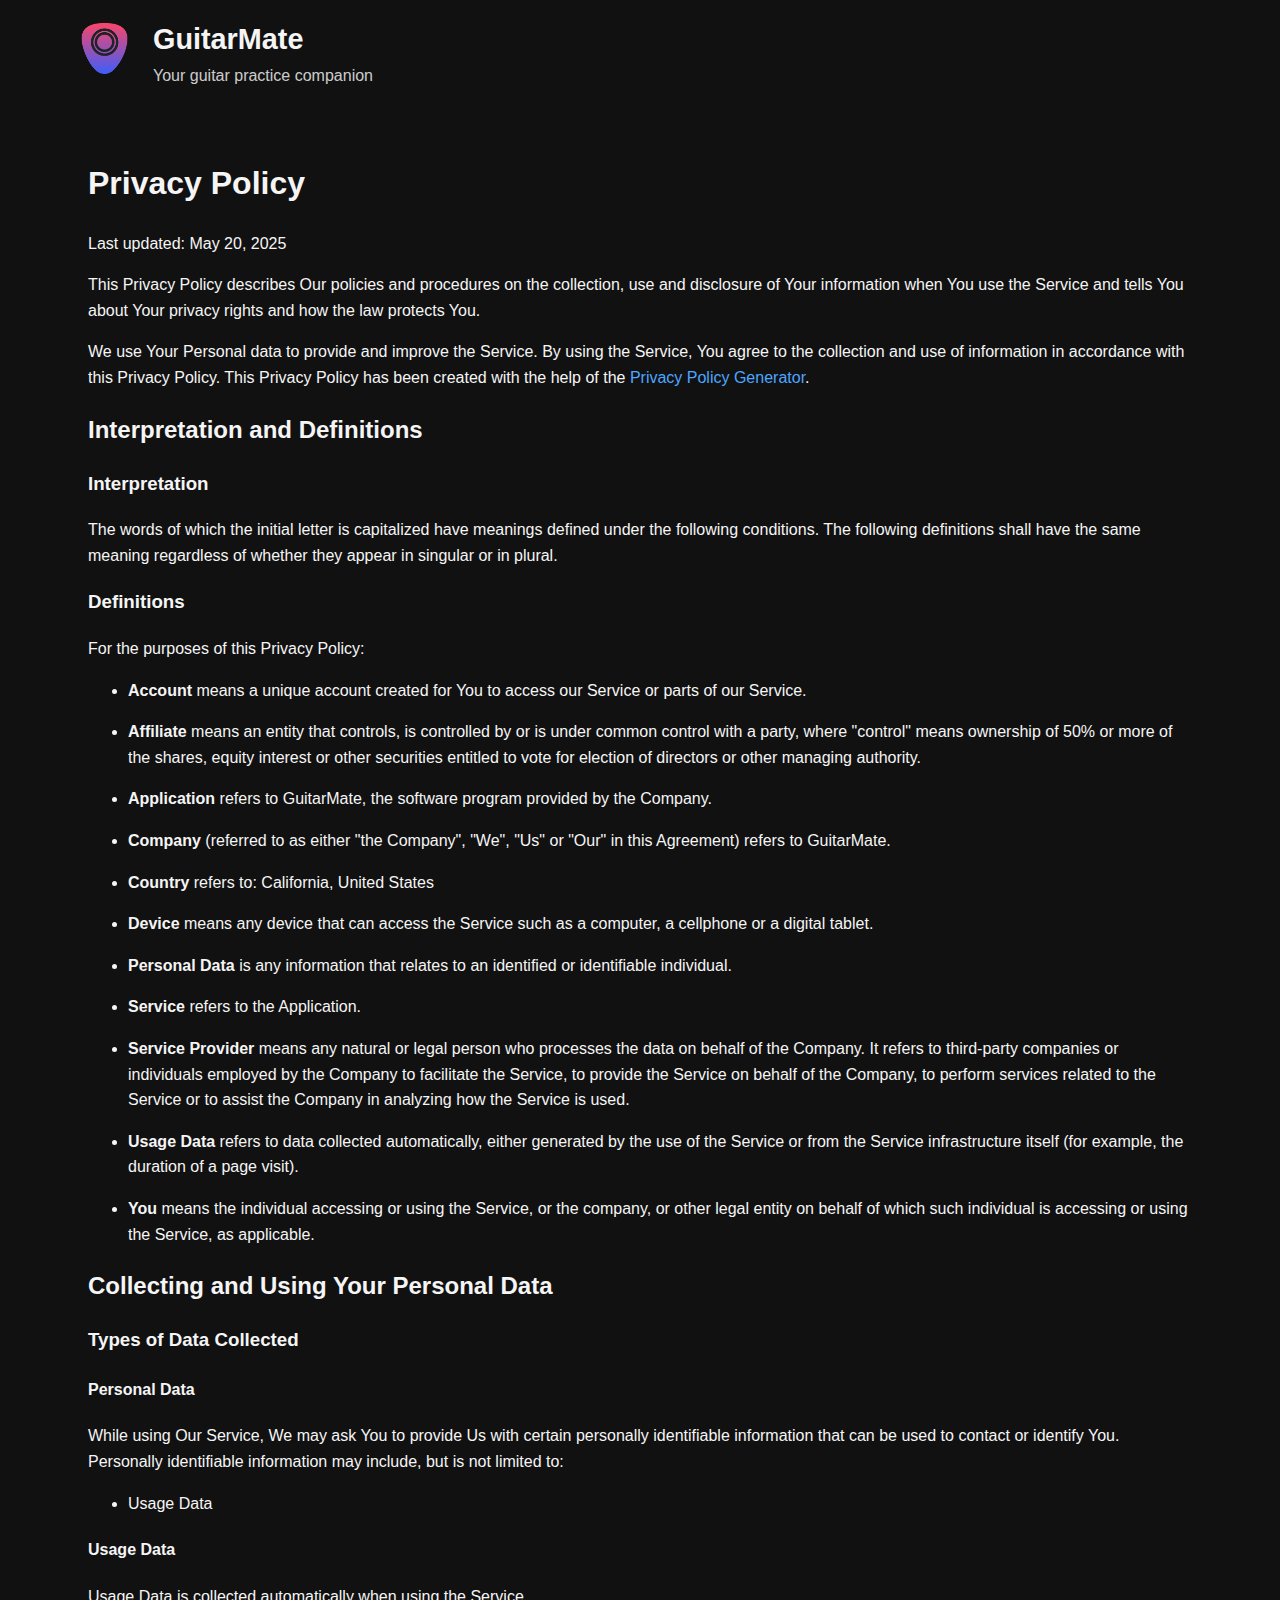
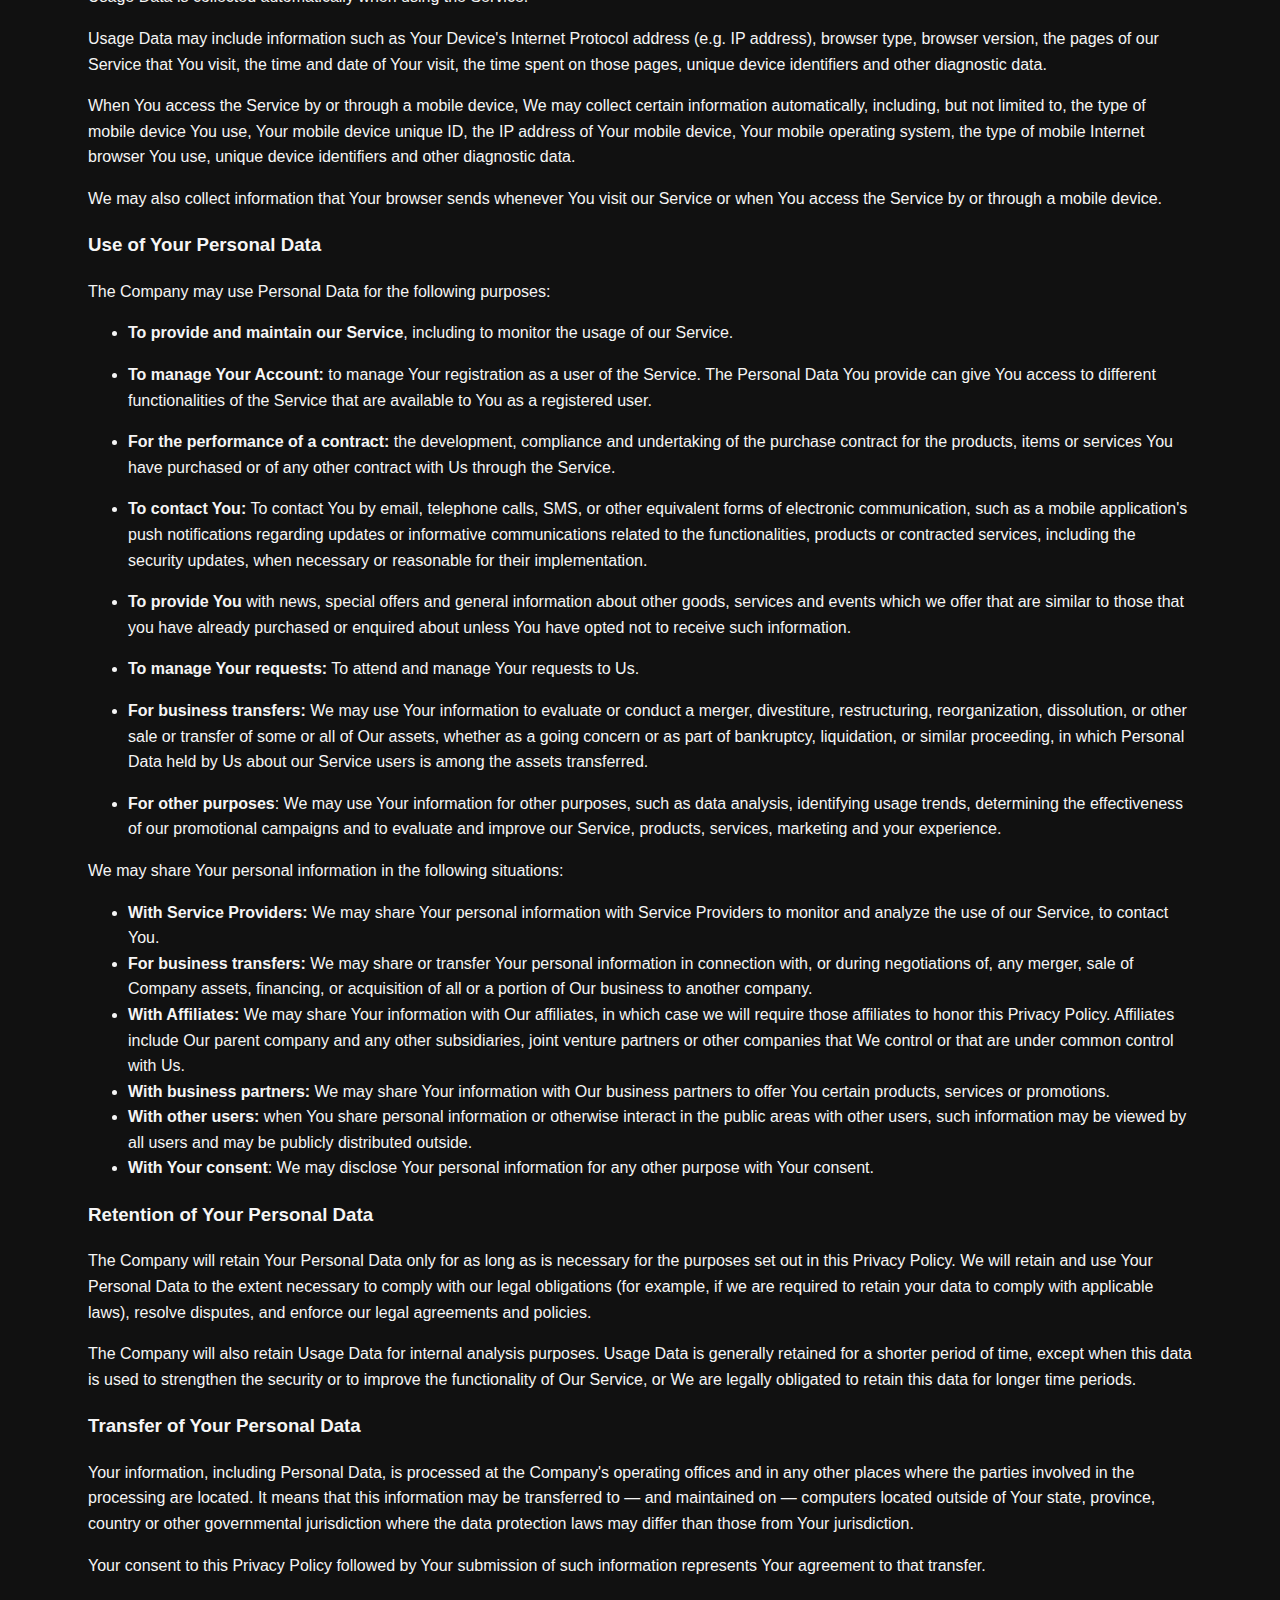
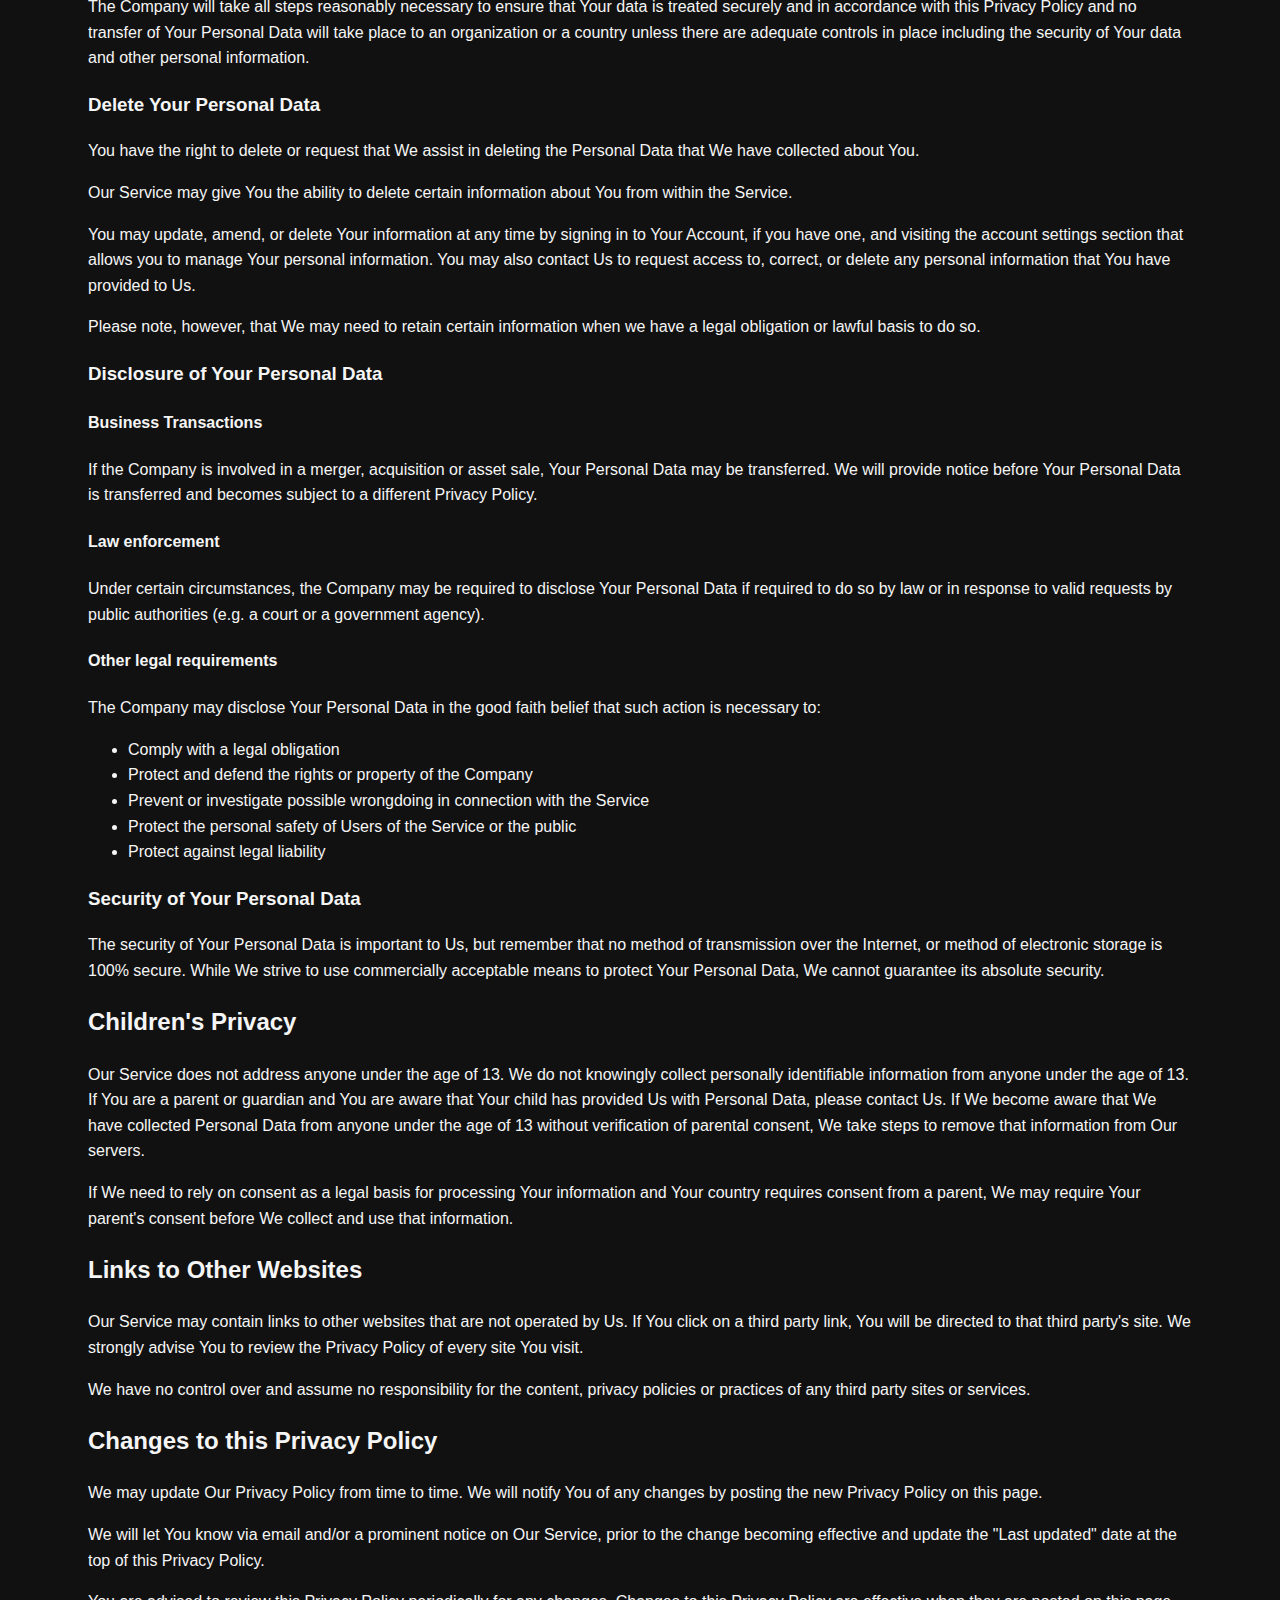
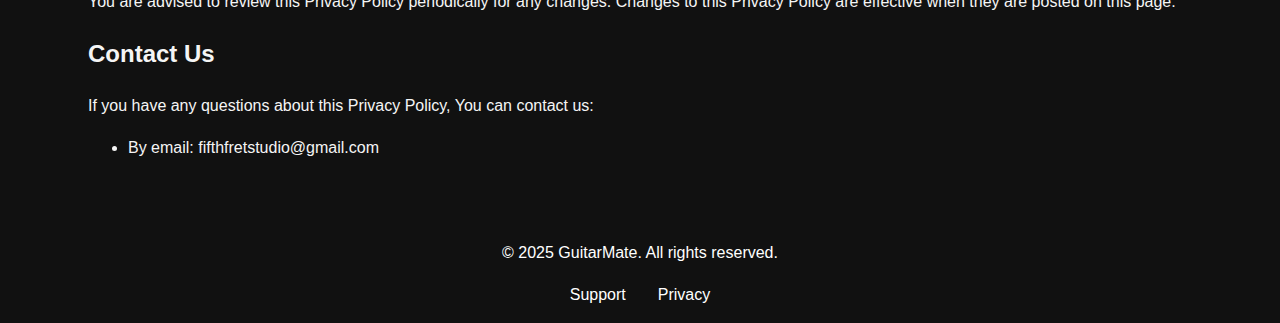
<file: privacy.html>
<!DOCTYPE html>
<html lang="en">
<head>
    <meta charset="UTF-8">
    <meta name="viewport" content="width=device-width, initial-scale=1.0">
    <title>GuitarMate - iOS App Privacy Policy</title>
    <link rel="icon" href="assets/logo.png" type="image/png">
    <link rel="apple-touch-icon" href="assets/logo.png">
    <link rel="stylesheet" href="styles.css">
</head>
<!-- Google tag (gtag.js) -->
<script async src="https://www.googletagmanager.com/gtag/js?id=G-FJ06EKFJV9"></script>
<script>
  window.dataLayer = window.dataLayer || [];
  function gtag(){dataLayer.push(arguments);}
  gtag('js', new Date());

  gtag('config', 'G-FJ06EKFJV9');
</script>
<body>
    <nav class="main-nav">
        <div class="nav-container">
            <div class="nav-brand">
                <a href="index.html"><img src="assets/logo.png" alt="GuitarMate Logo" class="logo"></a>
                <a href="index.html" class="brand-text">
                    <h1>GuitarMate</h1>
                    <p>Your guitar practice companion</p>
                </a>
            </div>
        </div>
    </nav>
    <main>
        <section class="content-section">
            <h1>Privacy Policy</h1>
            <p>Last updated: May 20, 2025</p>
            <p>This Privacy Policy describes Our policies and procedures on the collection, use and disclosure of Your information when You use the Service and tells You about Your privacy rights and how the law protects You.</p>
            <p>We use Your Personal data to provide and improve the Service. By using the Service, You agree to the collection and use of information in accordance with this Privacy Policy. This Privacy Policy has been created with the help of the <a href="https://www.termsfeed.com/privacy-policy-generator/" target="_blank">Privacy Policy Generator</a>.</p>
            <h2>Interpretation and Definitions</h2>
            <h3>Interpretation</h3>
            <p>The words of which the initial letter is capitalized have meanings defined under the following conditions. The following definitions shall have the same meaning regardless of whether they appear in singular or in plural.</p>
            <h3>Definitions</h3>
            <p>For the purposes of this Privacy Policy:</p>
            <ul>
                <li>
                <p><strong>Account</strong> means a unique account created for You to access our Service or parts of our Service.</p>
                </li>
                <li>
                <p><strong>Affiliate</strong> means an entity that controls, is controlled by or is under common control with a party, where "control" means ownership of 50% or more of the shares, equity interest or other securities entitled to vote for election of directors or other managing authority.</p>
                </li>
                <li>
                <p><strong>Application</strong> refers to GuitarMate, the software program provided by the Company.</p>
                </li>
                <li>
                <p><strong>Company</strong> (referred to as either "the Company", "We", "Us" or "Our" in this Agreement) refers to GuitarMate.</p>
                </li>
                <li>
                <p><strong>Country</strong> refers to: California,  United States</p>
                </li>
                <li>
                <p><strong>Device</strong> means any device that can access the Service such as a computer, a cellphone or a digital tablet.</p>
                </li>
                <li>
                <p><strong>Personal Data</strong> is any information that relates to an identified or identifiable individual.</p>
                </li>
                <li>
                <p><strong>Service</strong> refers to the Application.</p>
                </li>
                <li>
                <p><strong>Service Provider</strong> means any natural or legal person who processes the data on behalf of the Company. It refers to third-party companies or individuals employed by the Company to facilitate the Service, to provide the Service on behalf of the Company, to perform services related to the Service or to assist the Company in analyzing how the Service is used.</p>
                </li>
                <li>
                <p><strong>Usage Data</strong> refers to data collected automatically, either generated by the use of the Service or from the Service infrastructure itself (for example, the duration of a page visit).</p>
                </li>
                <li>
                <p><strong>You</strong> means the individual accessing or using the Service, or the company, or other legal entity on behalf of which such individual is accessing or using the Service, as applicable.</p>
                </li>
            </ul>
            <h2>Collecting and Using Your Personal Data</h2>
            <h3>Types of Data Collected</h3>
            <h4>Personal Data</h4>
            <p>While using Our Service, We may ask You to provide Us with certain personally identifiable information that can be used to contact or identify You. Personally identifiable information may include, but is not limited to:</p>
            <ul>
                <li>Usage Data</li>
            </ul>
            <h4>Usage Data</h4>
            <p>Usage Data is collected automatically when using the Service.</p>
            <p>Usage Data may include information such as Your Device's Internet Protocol address (e.g. IP address), browser type, browser version, the pages of our Service that You visit, the time and date of Your visit, the time spent on those pages, unique device identifiers and other diagnostic data.</p>
            <p>When You access the Service by or through a mobile device, We may collect certain information automatically, including, but not limited to, the type of mobile device You use, Your mobile device unique ID, the IP address of Your mobile device, Your mobile operating system, the type of mobile Internet browser You use, unique device identifiers and other diagnostic data.</p>
            <p>We may also collect information that Your browser sends whenever You visit our Service or when You access the Service by or through a mobile device.</p>
            <h3>Use of Your Personal Data</h3>
            <p>The Company may use Personal Data for the following purposes:</p>
            <ul>
                <li>
                <p><strong>To provide and maintain our Service</strong>, including to monitor the usage of our Service.</p>
                </li>
                <li>
                <p><strong>To manage Your Account:</strong> to manage Your registration as a user of the Service. The Personal Data You provide can give You access to different functionalities of the Service that are available to You as a registered user.</p>
                </li>
                <li>
                <p><strong>For the performance of a contract:</strong> the development, compliance and undertaking of the purchase contract for the products, items or services You have purchased or of any other contract with Us through the Service.</p>
                </li>
                <li>
                <p><strong>To contact You:</strong> To contact You by email, telephone calls, SMS, or other equivalent forms of electronic communication, such as a mobile application's push notifications regarding updates or informative communications related to the functionalities, products or contracted services, including the security updates, when necessary or reasonable for their implementation.</p>
                </li>
                <li>
                <p><strong>To provide You</strong> with news, special offers and general information about other goods, services and events which we offer that are similar to those that you have already purchased or enquired about unless You have opted not to receive such information.</p>
                </li>
                <li>
                <p><strong>To manage Your requests:</strong> To attend and manage Your requests to Us.</p>
                </li>
                <li>
                <p><strong>For business transfers:</strong> We may use Your information to evaluate or conduct a merger, divestiture, restructuring, reorganization, dissolution, or other sale or transfer of some or all of Our assets, whether as a going concern or as part of bankruptcy, liquidation, or similar proceeding, in which Personal Data held by Us about our Service users is among the assets transferred.</p>
                </li>
                <li>
                <p><strong>For other purposes</strong>: We may use Your information for other purposes, such as data analysis, identifying usage trends, determining the effectiveness of our promotional campaigns and to evaluate and improve our Service, products, services, marketing and your experience.</p>
                </li>
            </ul>
            <p>We may share Your personal information in the following situations:</p>
            <ul>
                <li><strong>With Service Providers:</strong> We may share Your personal information with Service Providers to monitor and analyze the use of our Service,  to contact You.</li>
                <li><strong>For business transfers:</strong> We may share or transfer Your personal information in connection with, or during negotiations of, any merger, sale of Company assets, financing, or acquisition of all or a portion of Our business to another company.</li>
                <li><strong>With Affiliates:</strong> We may share Your information with Our affiliates, in which case we will require those affiliates to honor this Privacy Policy. Affiliates include Our parent company and any other subsidiaries, joint venture partners or other companies that We control or that are under common control with Us.</li>
                <li><strong>With business partners:</strong> We may share Your information with Our business partners to offer You certain products, services or promotions.</li>
                <li><strong>With other users:</strong> when You share personal information or otherwise interact in the public areas with other users, such information may be viewed by all users and may be publicly distributed outside.</li>
                <li><strong>With Your consent</strong>: We may disclose Your personal information for any other purpose with Your consent.</li>
            </ul>
            <h3>Retention of Your Personal Data</h3>
            <p>The Company will retain Your Personal Data only for as long as is necessary for the purposes set out in this Privacy Policy. We will retain and use Your Personal Data to the extent necessary to comply with our legal obligations (for example, if we are required to retain your data to comply with applicable laws), resolve disputes, and enforce our legal agreements and policies.</p>
            <p>The Company will also retain Usage Data for internal analysis purposes. Usage Data is generally retained for a shorter period of time, except when this data is used to strengthen the security or to improve the functionality of Our Service, or We are legally obligated to retain this data for longer time periods.</p>
            <h3>Transfer of Your Personal Data</h3>
            <p>Your information, including Personal Data, is processed at the Company's operating offices and in any other places where the parties involved in the processing are located. It means that this information may be transferred to — and maintained on — computers located outside of Your state, province, country or other governmental jurisdiction where the data protection laws may differ than those from Your jurisdiction.</p>
            <p>Your consent to this Privacy Policy followed by Your submission of such information represents Your agreement to that transfer.</p>
            <p>The Company will take all steps reasonably necessary to ensure that Your data is treated securely and in accordance with this Privacy Policy and no transfer of Your Personal Data will take place to an organization or a country unless there are adequate controls in place including the security of Your data and other personal information.</p>
            <h3>Delete Your Personal Data</h3>
            <p>You have the right to delete or request that We assist in deleting the Personal Data that We have collected about You.</p>
            <p>Our Service may give You the ability to delete certain information about You from within the Service.</p>
            <p>You may update, amend, or delete Your information at any time by signing in to Your Account, if you have one, and visiting the account settings section that allows you to manage Your personal information. You may also contact Us to request access to, correct, or delete any personal information that You have provided to Us.</p>
            <p>Please note, however, that We may need to retain certain information when we have a legal obligation or lawful basis to do so.</p>
            <h3>Disclosure of Your Personal Data</h3>
            <h4>Business Transactions</h4>
            <p>If the Company is involved in a merger, acquisition or asset sale, Your Personal Data may be transferred. We will provide notice before Your Personal Data is transferred and becomes subject to a different Privacy Policy.</p>
            <h4>Law enforcement</h4>
            <p>Under certain circumstances, the Company may be required to disclose Your Personal Data if required to do so by law or in response to valid requests by public authorities (e.g. a court or a government agency).</p>
            <h4>Other legal requirements</h4>
            <p>The Company may disclose Your Personal Data in the good faith belief that such action is necessary to:</p>
            <ul>
                <li>Comply with a legal obligation</li>
                <li>Protect and defend the rights or property of the Company</li>
                <li>Prevent or investigate possible wrongdoing in connection with the Service</li>
                <li>Protect the personal safety of Users of the Service or the public</li>
                <li>Protect against legal liability</li>
            </ul>
            <h3>Security of Your Personal Data</h3>
            <p>The security of Your Personal Data is important to Us, but remember that no method of transmission over the Internet, or method of electronic storage is 100% secure. While We strive to use commercially acceptable means to protect Your Personal Data, We cannot guarantee its absolute security.</p>
            <h2>Children's Privacy</h2>
            <p>Our Service does not address anyone under the age of 13. We do not knowingly collect personally identifiable information from anyone under the age of 13. If You are a parent or guardian and You are aware that Your child has provided Us with Personal Data, please contact Us. If We become aware that We have collected Personal Data from anyone under the age of 13 without verification of parental consent, We take steps to remove that information from Our servers.</p>
            <p>If We need to rely on consent as a legal basis for processing Your information and Your country requires consent from a parent, We may require Your parent's consent before We collect and use that information.</p>
            <h2>Links to Other Websites</h2>
            <p>Our Service may contain links to other websites that are not operated by Us. If You click on a third party link, You will be directed to that third party's site. We strongly advise You to review the Privacy Policy of every site You visit.</p>
            <p>We have no control over and assume no responsibility for the content, privacy policies or practices of any third party sites or services.</p>
            <h2>Changes to this Privacy Policy</h2>
            <p>We may update Our Privacy Policy from time to time. We will notify You of any changes by posting the new Privacy Policy on this page.</p>
            <p>We will let You know via email and/or a prominent notice on Our Service, prior to the change becoming effective and update the "Last updated" date at the top of this Privacy Policy.</p>
            <p>You are advised to review this Privacy Policy periodically for any changes. Changes to this Privacy Policy are effective when they are posted on this page.</p>
            <h2>Contact Us</h2>
            <p>If you have any questions about this Privacy Policy, You can contact us:</p>
            <ul>
                <li>By email: fifthfretstudio@gmail.com</li>
            </ul>
        </section>
    </main>
    <footer>
        <p>© 2025 GuitarMate. All rights reserved.</p>
        <div class="footer-links">
            <a href="support.html" class="footer-link">Support</a>
            <a href="privacy.html" class="footer-link">Privacy</a>
        </div>
    </footer>
</body>
</html>
</file>
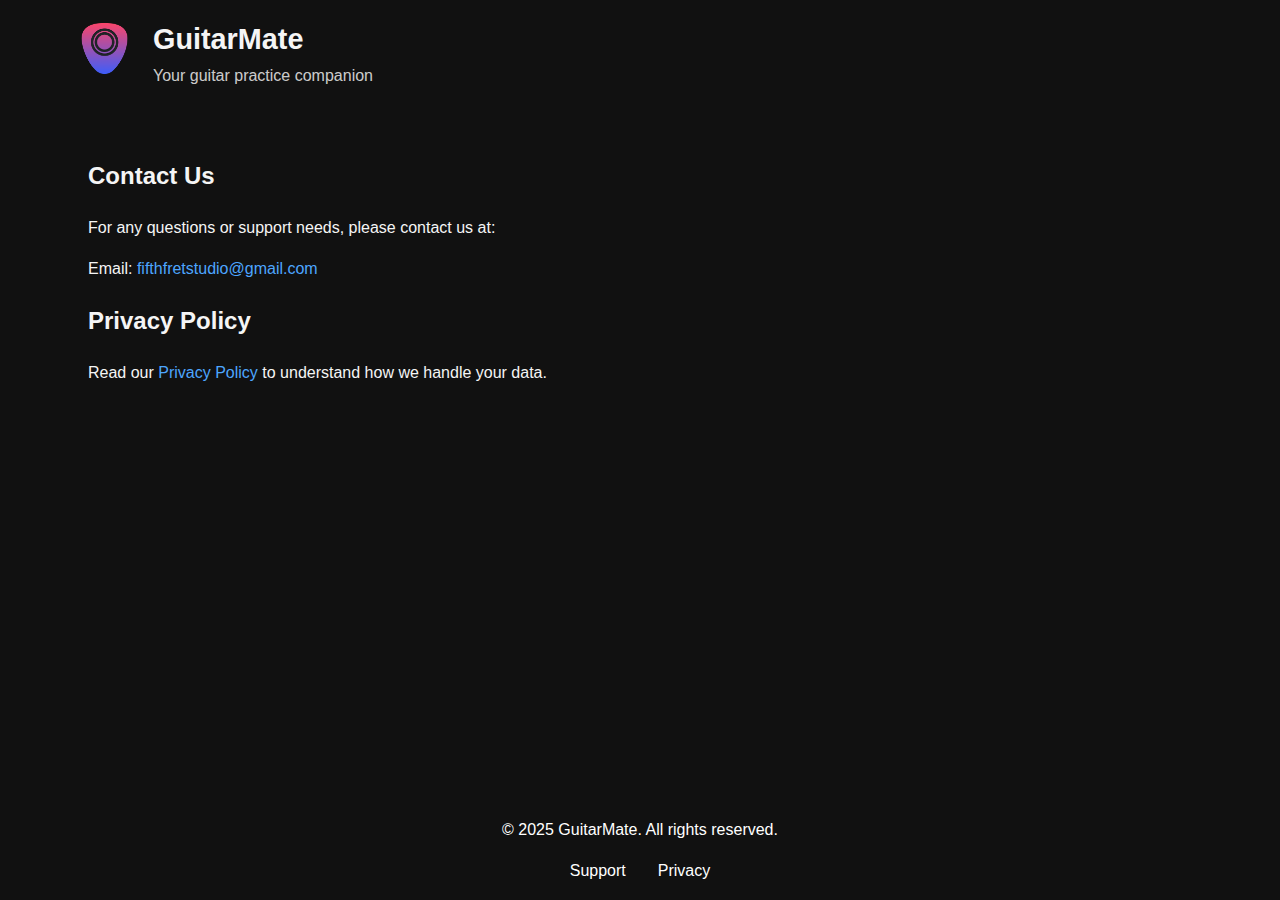
<file: support.html>
<!DOCTYPE html>
<html lang="en">
<head>
    <meta charset="UTF-8">
    <meta name="viewport" content="width=device-width, initial-scale=1.0">
    <title>GuitarMate - Support</title>
    <link rel="icon" href="assets/logo.png" type="image/png">
    <link rel="apple-touch-icon" href="assets/logo.png">
    <link rel="stylesheet" href="styles.css">
</head>
<!-- Google tag (gtag.js) -->
<script async src="https://www.googletagmanager.com/gtag/js?id=G-FJ06EKFJV9"></script>
<script>
  window.dataLayer = window.dataLayer || [];
  function gtag(){dataLayer.push(arguments);}
  gtag('js', new Date());

  gtag('config', 'G-FJ06EKFJV9');
</script>
<body>
    <nav class="main-nav">
        <div class="nav-container">
            <div class="nav-brand">
                <a href="index.html"><img src="assets/logo.png" alt="GuitarMate Logo" class="logo"></a>
                <a href="index.html" class="brand-text">
                    <h1>GuitarMate</h1>
                    <p>Your guitar practice companion</p>
                </a>
            </div>
        </div>
    </nav>
    <main>
        <section class="content-section">
            <h2>Contact Us</h2>
            <p>For any questions or support needs, please contact us at:</p>
            <p>Email: <a href="mailto:fifthfretstudio@gmail.com">fifthfretstudio@gmail.com</a></p>
            <h2>Privacy Policy</h2>
            <p>Read our <a href="privacy.html">Privacy Policy</a> to understand how we handle your data.</p>
        </section>
    </main>
    <footer>
        <p>© 2025 GuitarMate. All rights reserved.</p>
        <div class="footer-links">
            <a href="support.html" class="footer-link">Support</a>
            <a href="privacy.html" class="footer-link">Privacy</a>
        </div>
    </footer>

    <script src="app.js"></script>
</body>
</html>
</file>
<file: styles.css>
/* Base Styles */
:root {
    --primary-color: #111111;
    --secondary-color: #222222;
    --accent-color: #ffffff;
    --text-color: #f5f5f5;
    --light-bg: #1a1a1a;
}

body {
    font-family: 'Inter', -apple-system, BlinkMacSystemFont, sans-serif;
    line-height: 1.6;
    color: var(--text-color);
    margin: 0;
    padding: 0;
    max-width: 1200px;
    margin: 0 auto;
    background-color: var(--primary-color);
}

/* Main Layout */
.main-content {
    display: flex;
    min-height: 60vh;
    background-color: transparent;
    position: relative;
    margin: 0;
    padding-top: 2rem;
    justify-content: center;
    align-items: center;
}

body {
    display: flex;
    flex-direction: column;
    min-height: 100vh;
}

footer {
    margin-top: auto;
}

.left-column, .right-column {
    flex: 1;
    padding: 2rem;
    display: flex;
    flex-direction: column;
    max-width: 90%;
    box-sizing: border-box;
}

.left-column {
    padding-left: 3rem;
    text-align: left;
}

.right-column {
    padding-right: 3rem;
    border-left: 1px solid rgba(255,255,255,0.1);
}

.main-content {
    align-items: center;
}

/* Navigation Styles */
.main-nav {
    background-color: var(--primary-color);
    padding: 1rem 2rem;
    position: sticky;
    top: 0;
    z-index: 100;
}

.nav-container {
    display: flex;
    justify-content: space-between;
    align-items: center;
    max-width: 1200px;
    margin: 0 auto;
}

.nav-brand {
    display: flex;
    align-items: center;
    gap: 1rem;
}

.logo {
    height: 65px;
    width: auto;
}

.brand-text {
    text-decoration: none;
    color: inherit;
    display: flex;
    flex-direction: column;
}

.brand-text h1 {
    margin: 0;
    font-size: 1.8rem;
}

.brand-text p {
    margin: 0;
    font-size: 1rem;
    color: rgba(255,255,255,0.8);
}

.brand-text:hover {
    text-decoration: none;
    color: inherit;
}

.nav-links {
    display: flex;
    gap: 2rem;
}

.nav-links a {
    color: white;
    text-decoration: none;
    font-weight: 500;
}

.nav-links a:hover {
    color: var(--accent-color);
}

/* Hero Section */
.hero {
    text-align: left;
    background-color: transparent;
    margin-bottom: 0.5rem;
}

.hero h2 {
    font-size: 2rem;
    margin-bottom: 1rem;
    background: linear-gradient(to right, #FC466B, #3F5EFB);
    -webkit-background-clip: text;
    background-clip: text;
    color: transparent;
}

/* Remove duplicate right-column styles */

/* Features Section */
.features {
    padding: 0;
}

.features h3 {
    color: var(--accent-color);
    margin: 1.5rem 0 0.5rem 0;
    font-size: 1.3rem;
}

.features p {
    color: rgba(255,255,255,0.8);
    margin: 0 0 1rem 0;
}

.features h3:first-child {
    margin-top: 0;
}

/* Screenshots Section */
.screenshots {
    padding: 2rem;
    text-align: center;
    background-color: var(--light-bg);
}


.button-row {
    display: flex;
    gap: 20px;
    align-items: center;
    margin: 2rem 0 0 0;
    flex-wrap: wrap;
}

.app-store-button {
    display: block;
    transition: transform 0.2s ease;
}

.app-store-button:hover {
    transform: scale(1.05);
}

.app-store-button img {
    height: 60px;
    width: auto;
}

.app-store-button:first-child img {
    width: 180px;
    height: auto;
}

/* Footer */
footer {
    text-align: center;
    padding: 1rem;
    background-color: var(--primary-color);
    color: white;
    margin-top: auto;
}

body {
    min-height: 100vh;
    display: flex;
    flex-direction: column;
}

.footer-links {
    display: flex;
    justify-content: center;
    gap: 2rem;
    margin-top: 1rem;
}

.footer-links a {
    color: white;
    text-decoration: none;
    font-weight: 500;
}

.footer-links a:hover {
    color: var(--accent-color);
}

/* Content Sections */
.content-section {
    padding: 2rem 3rem;
}

/* Content Links */
a {
    color: #4da6ff;
    text-decoration: none;
    transition: color 0.2s ease;
}

a:hover {
    color: #66b3ff;
    text-decoration: underline;
}

/* Responsive Adjustments */
@media (max-width: 768px) {
    .main-content {
        flex-direction: column;
        min-height: auto;
    }
    
    .right-column {
        border-left: none;
        border-top: 1px solid rgba(255,255,255,0.1);
        padding-top: 1rem;
    }
    
    .left-column, .right-column {
        padding: 1.5rem;
    }
    
    header h1 {
        font-size: 2rem;
    }
    
    .features {
        grid-template-columns: 1fr;
    }
}
</file>
